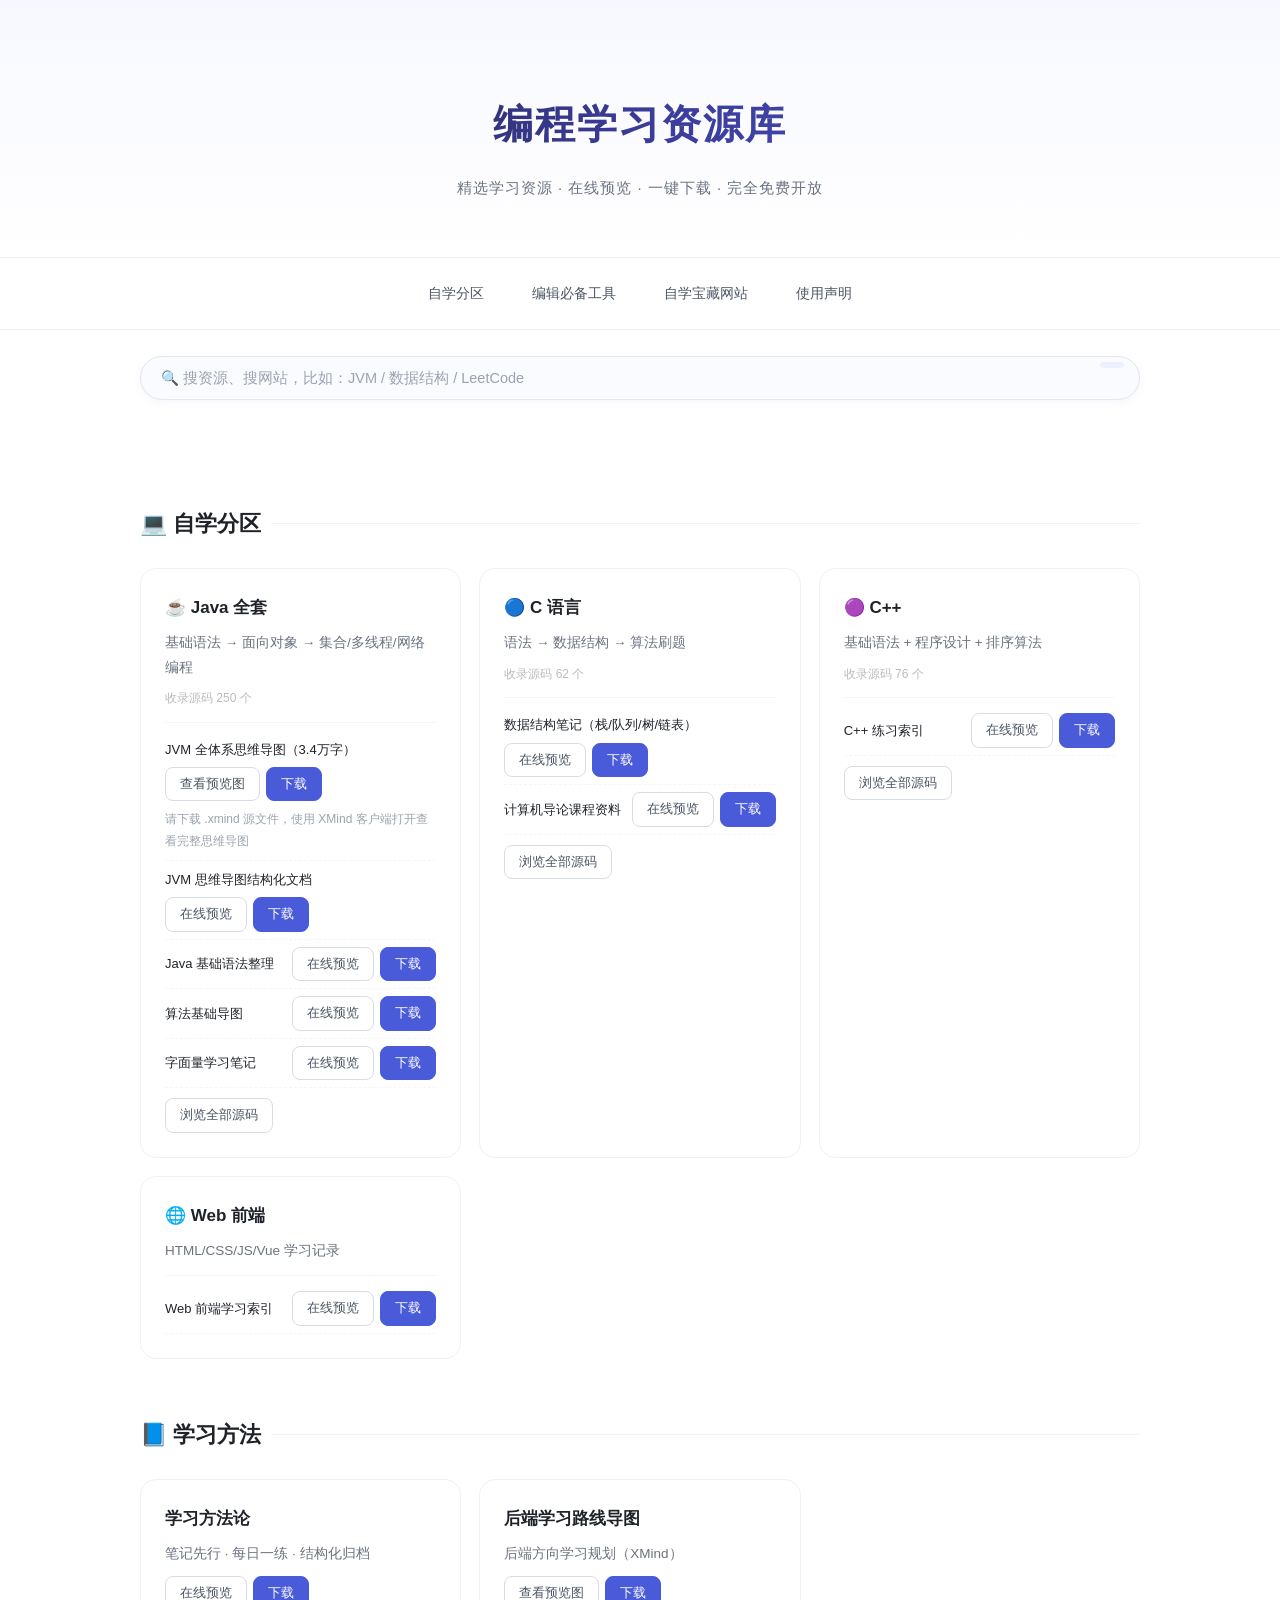
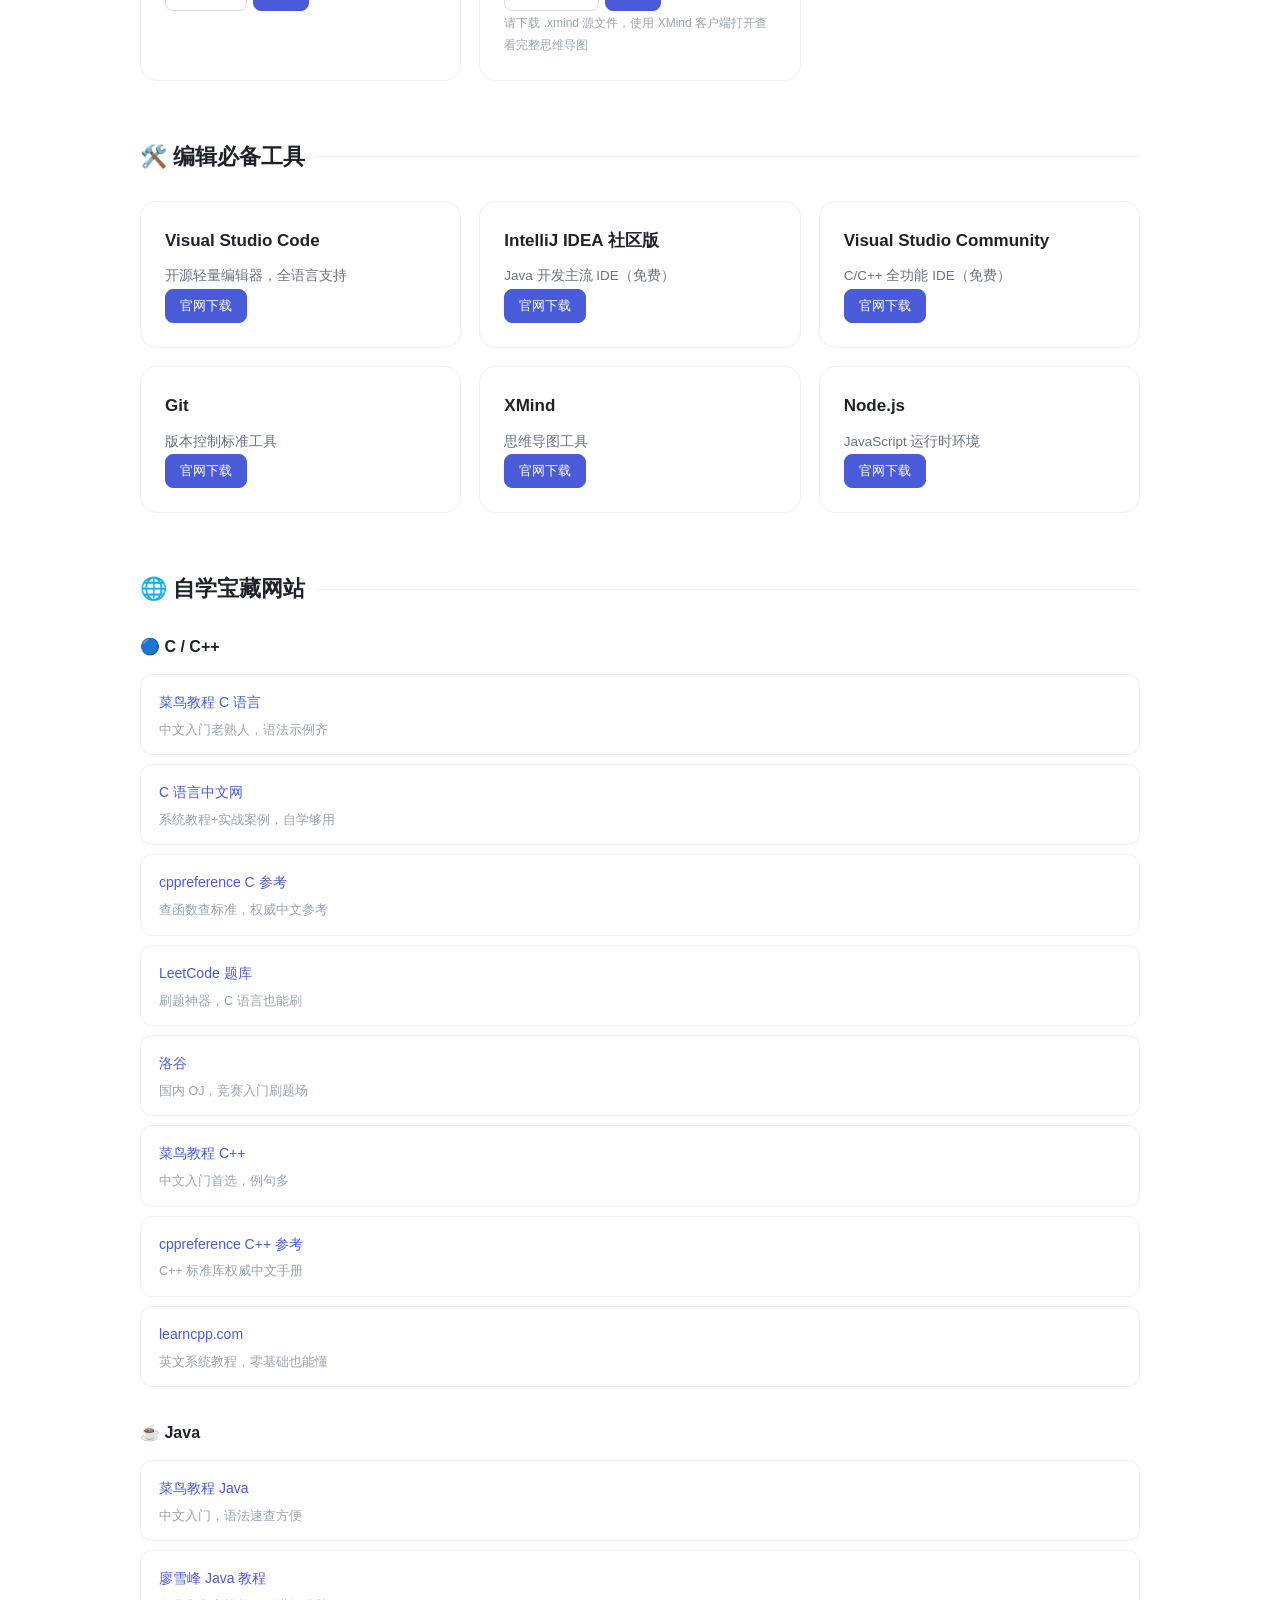
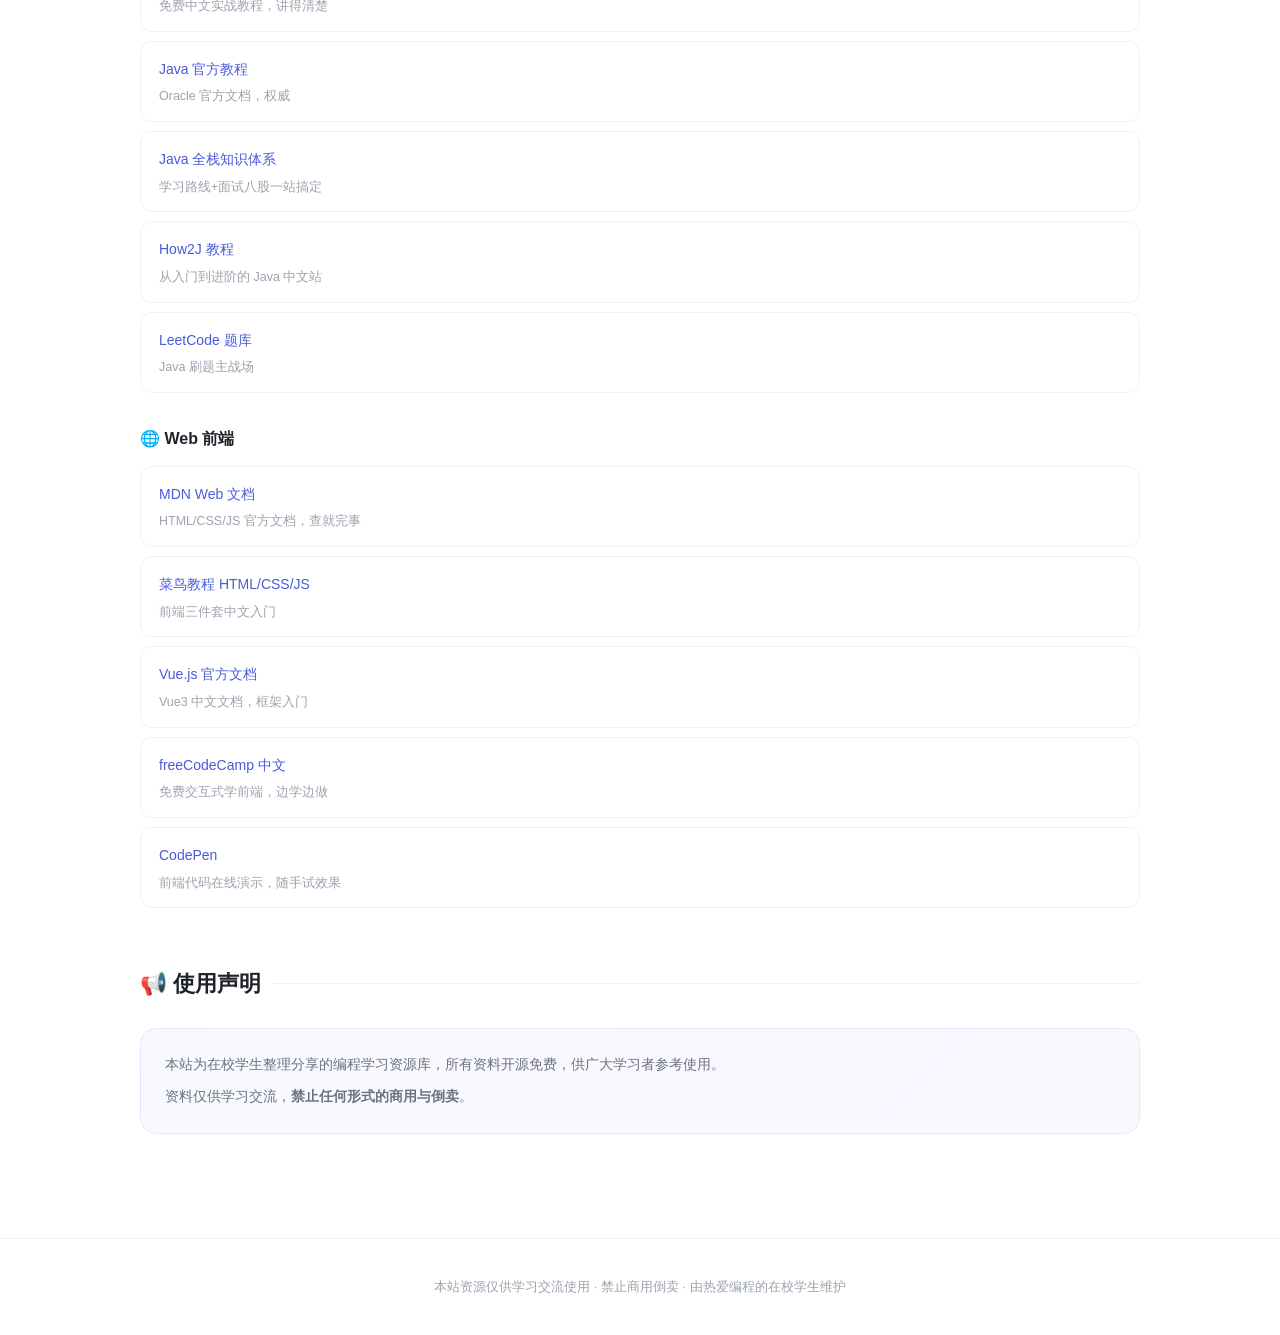
<file: index.html>
<!DOCTYPE html>
<html lang="zh-CN">
<head>
<meta charset="UTF-8">
<meta name="viewport" content="width=device-width, initial-scale=1.0">
<title>编程学习资源库 · Programmer Learning Hub</title>
<link rel="stylesheet" href="assets/css/style.css">
</head>
<body>
<header>
  <h1>编程学习资源库</h1>
  <p class="slogan">精选学习资源 · 在线预览 · 一键下载 · 完全免费开放</p>
</header>
<nav>
  <a href="#lang">自学分区</a>
  <a href="#tools">编辑必备工具</a>
  <a href="#resource">自学宝藏网站</a>
  <a href="#disclaimer">使用声明</a>
</nav>
<div class="search-wrap">
  <input id="site-search" type="text" placeholder="🔍 搜资源、搜网站，比如：JVM / 数据结构 / LeetCode" autocomplete="off">
  <span id="search-count" class="search-count"></span>
</div>
<main>
  <div id="search-empty" class="search-empty" style="display:none">没有找到相关内容，换个关键词试试～</div>
  <section id="lang">
    <h2>💻 自学分区</h2>
    <div class="lang-grid" id="lang-cards"></div>
  </section>
  <section id="method">
    <h2>📘 学习方法</h2>
    <div class="cards" id="method-cards"></div>
  </section>
  <section id="tools">
    <h2>🛠️ 编辑必备工具</h2>
    <div class="cards" id="tools-cards"></div>
  </section>
  <section id="resource">
    <h2>🌐 自学宝藏网站</h2>
    <div id="resource-groups"></div>
  </section>
  <section id="disclaimer">
    <h2>📢 使用声明</h2>
    <div class="card" id="disclaimer-content"></div>
  </section>
</main>
<footer>
  <p>本站资源仅供学习交流使用 · 禁止商用倒卖 · 由热爱编程的在校学生维护</p>
</footer>
<button id="back-top" class="back-top" title="回到顶部" aria-label="回到顶部">↑</button>
<script src="assets/js/main.js"></script>
</body>
</html>
</file>
<file: assets/css/style.css>
/* 编程学习资源库 · 商用门户视觉规范 */
* { margin: 0; padding: 0; box-sizing: border-box; }
body { font-family: -apple-system, "PingFang SC", "Microsoft YaHei", sans-serif; background: #fff; color: #1f2329; line-height: 1.8; }

/* 头部 */
header { text-align: center; padding: 88px 20px 56px; background: linear-gradient(180deg, #f7f8ff 0%, #fff 100%); border-bottom: 1px solid #f2f3f5; }
header h1 { font-size: 40px; letter-spacing: 2px; font-weight: 700; background: linear-gradient(120deg, #1a1a2e, #3b3b98, #4a5bd9); -webkit-background-clip: text; -webkit-text-fill-color: transparent; }
header .slogan { margin-top: 14px; color: #6b7280; font-size: 15px; letter-spacing: 1px; }

/* 导航 */
nav { display: flex; justify-content: center; gap: 8px; padding: 16px 10px; border-bottom: 1px solid #f2f3f5; position: sticky; top: 0; background: rgba(255,255,255,.94); backdrop-filter: blur(10px); z-index: 10; flex-wrap: wrap; }
nav a { color: #4b5563; text-decoration: none; padding: 7px 20px; font-size: 14px; border-radius: 22px; transition: all .2s; font-weight: 500; }
nav a:hover { background: #eef0ff; color: #4a5bd9; }

main { max-width: 1040px; margin: 0 auto; padding: 48px 20px; }
section { margin: 56px 0; }
h2 { font-size: 22px; margin-bottom: 24px; font-weight: 600; display: flex; align-items: center; gap: 10px; }
h2::after { content: ''; flex: 1; height: 1px; background: #f2f3f5; }

/* 卡片 */
.cards, .lang-grid { display: grid; grid-template-columns: repeat(auto-fill, minmax(300px, 1fr)); gap: 18px; }
.card, .lang-card { background: #fff; border: 1px solid #f0f1f3; border-radius: 16px; padding: 24px; transition: transform .25s, box-shadow .25s, border-color .25s; opacity: 0; transform: translateY(18px); }
.card.show, .lang-card.show { opacity: 1; transform: translateY(0); }
.card:hover, .lang-card:hover { transform: translateY(-5px); box-shadow: 0 12px 32px rgba(60, 80, 180, .09); border-color: #dfe4ff; }
.card h3, .lang-card h3 { font-size: 17px; margin-bottom: 8px; font-weight: 600; }
.card p, .lang-card p { font-size: 13.5px; color: #6b7280; }

/* 文档条目 */
.doc-list { margin-top: 12px; border-top: 1px solid #f5f6f8; padding-top: 8px; }
.doc-item { display: flex; justify-content: space-between; align-items: center; padding: 7px 0; border-bottom: 1px dashed #f5f6f8; font-size: 13px; color: #374151; flex-wrap: wrap; gap: 6px; }
.file-link { color: #1f2329; text-decoration: none; font-weight: 500; transition: color .2s; }
.file-link:hover { color: #4a5bd9; text-decoration: underline; }
.doc-actions { display: inline-flex; gap: 6px; }
.doc-tip { flex-basis: 100%; font-size: 12px; color: #9ca3af; padding-top: 2px; }

/* 按钮 */
.btn { display: inline-block; padding: 5px 14px; border-radius: 8px; font-size: 12.5px; border: 1px solid #d8dce3; color: #4b5563; text-decoration: none; transition: all .2s; background: #fff; font-weight: 500; }
.btn:hover { border-color: #4a5bd9; color: #4a5bd9; }
.btn-primary { background: #4a5bd9; border-color: #4a5bd9; color: #fff; }
.btn-primary:hover { background: #3d4cc0; color: #fff; }

/* 资源列表 */
.res-group { margin-bottom: 32px; }
.res-group h3 { font-size: 16px; margin-bottom: 12px; font-weight: 600; color: #1f2329; }
.res-group ul { list-style: none; }
.res-group li { background: #fff; border: 1px solid #f0f1f3; border-radius: 12px; padding: 13px 18px; margin-bottom: 9px; transition: border-color .2s, box-shadow .2s; }
.res-group li:hover { border-color: #dfe4ff; box-shadow: 0 4px 16px rgba(60, 80, 180, .07); }
.res-group a { color: #4a5bd9; text-decoration: none; font-weight: 500; font-size: 14px; }
.res-group a:hover { text-decoration: underline; }
.res-group .desc { font-size: 12.5px; color: #9ca3af; margin-top: 2px; }

/* 搜索框 */
.search-wrap { max-width: 1040px; margin: 0 auto; padding: 26px 20px 0; position: relative; }
#site-search {
  width: 100%; padding: 13px 20px; font-size: 14.5px; color: #1f2329;
  border: 1px solid #e5e7eb; border-radius: 999px; outline: none;
  background: #fafbff; transition: all .25s; box-shadow: 0 2px 10px rgba(60, 80, 180, .05);
}
#site-search::placeholder { color: #9ca3af; }
#site-search:focus { border-color: #4a5bd9; background: #fff; box-shadow: 0 4px 20px rgba(74, 91, 217, .14); }
.search-count { position: absolute; right: 36px; top: 50%; transform: translateY(-50%); font-size: 12.5px; color: #4a5bd9; background: #eef0ff; padding: 3px 12px; border-radius: 999px; }
.search-empty { text-align: center; padding: 40px 0; color: #9ca3af; font-size: 14px; }

/* 回到顶部 */
.back-top {
  position: fixed; right: 26px; bottom: 30px; width: 42px; height: 42px; border-radius: 50%;
  border: 1px solid #e0e4ff; background: rgba(255,255,255,.95); color: #4a5bd9;
  font-size: 18px; cursor: pointer; box-shadow: 0 6px 20px rgba(60, 80, 180, .18);
  opacity: 0; transform: translateY(12px); pointer-events: none; transition: all .3s; z-index: 30;
}
.back-top.show { opacity: 1; transform: translateY(0); pointer-events: auto; }
.back-top:hover { background: #4a5bd9; color: #fff; border-color: #4a5bd9; }

/* 声明区 */
#disclaimer .card { background: linear-gradient(135deg, #f8f9ff, #faf7ff); border-color: #e8e6ff; opacity: 1; transform: none; }

footer { text-align: center; padding: 36px 20px; border-top: 1px solid #f2f3f5; color: #9ca3af; font-size: 13px; }
footer a { color: #4a5bd9; text-decoration: none; }

@media (max-width: 640px) {
  header { padding: 56px 16px 36px; }
  header h1 { font-size: 28px; }
  nav a { padding: 5px 12px; font-size: 13px; }
  main { padding: 28px 14px; }
  .doc-item { flex-direction: column; align-items: flex-start; }
  .search-wrap { padding: 20px 14px 0; }
  .search-count { right: 28px; }
  .back-top { right: 16px; bottom: 20px; width: 38px; height: 38px; }
}
</file>
